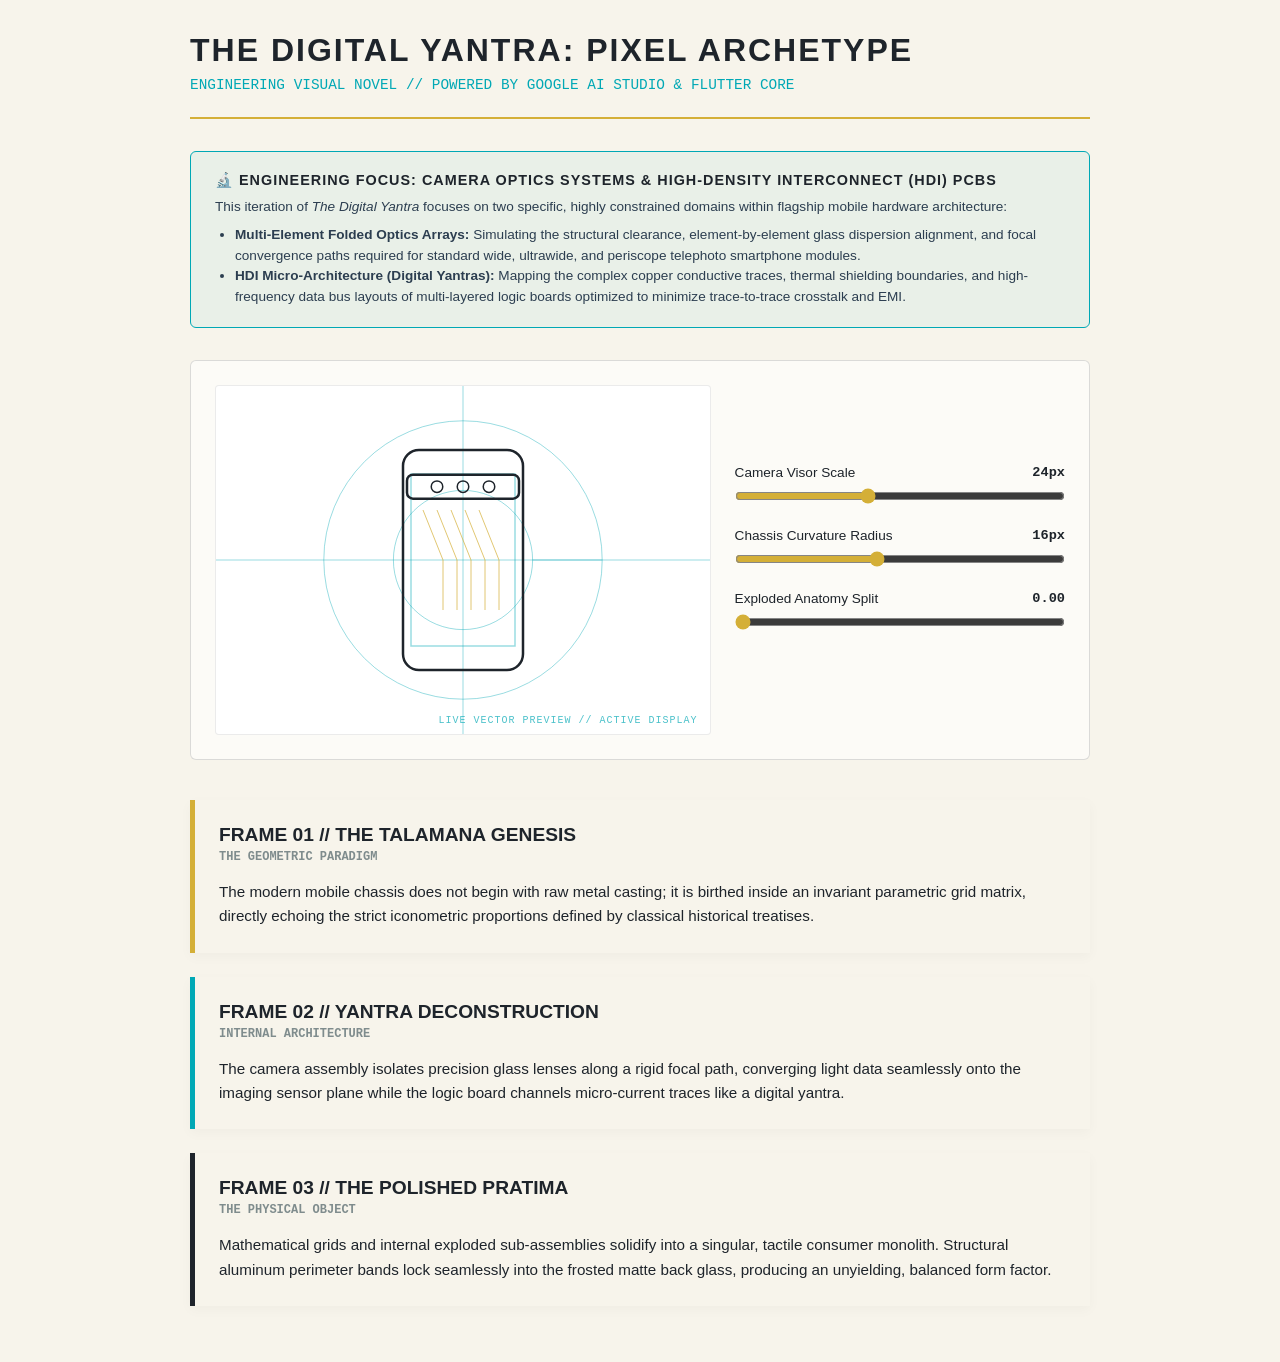
<file: standalone_landing_page.html>
<!DOCTYPE html>
<html lang="en">
<head>
    <meta charset="UTF-8">
    <meta name="viewport" content="width=device-width, initial-scale=1.0">
    <title>The Digital Yantra // Hardware Storytelling Canvas</title>
    <style>
        :root {
            --parchment: #F7F4EB;
            --ink: #1E242B;
            --gold: #D4AF37;
            --cyan: #00A8B5;
            --card-border: rgba(30, 36, 43, 0.15);
        }

        * { box-sizing: border-box; margin: 0; padding: 0; }
        body {
            background-color: var(--parchment);
            color: var(--ink);
            font-family: -apple-system, BlinkMacSystemFont, "Segoe UI", Roboto, Helvetica, Arial, sans-serif;
            padding: 2rem 1rem;
            display: flex;
            justify-content: center;
        }

        .container {
            width: 100%;
            max-width: 900px;
        }

        header {
            margin-bottom: 2rem;
            border-bottom: 2px solid var(--gold);
            padding-bottom: 1.5rem;
        }

        header h1 {
            font-size: 2rem;
            letter-spacing: 2px;
            font-weight: 800;
            text-transform: uppercase;
        }

        header p {
            font-family: monospace;
            color: var(--cyan);
            margin-top: 0.5rem;
            font-size: 0.9rem;
        }

        /* Lab Simulator Grid Layout */
        .simulator-box {
            background: rgba(255, 255, 255, 0.6);
            border: 1.5px solid var(--card-border);
            border-radius: 6px;
            padding: 1.5rem;
            margin-bottom: 2.5rem;
            display: grid;
            grid-template-columns: 1fr;
            gap: 1.5rem;
        }

        @media (min-width: 700px) {
            .simulator-box { grid-template-columns: 1.2fr 0.8fr; }
        }

        .canvas-container {
            background: #fff;
            border: 1px solid rgba(0,0,0,0.08);
            border-radius: 4px;
            height: 350px;
            display: flex;
            align-items: center;
            justify-content: center;
            position: relative;
        }

        .canvas-container::after {
            content: "LIVE VECTOR PREVIEW // ACTIVE DISPLAY";
            position: absolute;
            bottom: 8px;
            right: 12px;
            font-family: monospace;
            font-size: 10px;
            color: var(--cyan);
            letter-spacing: 1px;
            opacity: 0.7;
        }

        canvas { width: 100%; height: 100%; }

        .controls {
            display: flex;
            flex-direction: column;
            justify-content: center;
        }

        .control-group {
            margin-bottom: 1.25rem;
        }

        .control-group label {
            display: flex;
            justify-content: space-between;
            font-size: 0.85rem;
            margin-bottom: 0.5rem;
        }

        .control-group label span:last-child {
            font-family: monospace;
            font-weight: bold;
        }

        input[type="range"] {
            width: 100%;
            accent-color: var(--gold);
        }

        /* Narrative Scroll Cards */
        .narrative-card {
            background: var(--parchment);
            border-left: 5px solid var(--gold);
            padding: 1.5rem;
            margin-bottom: 1.5rem;
            box-shadow: 0 4px 12px rgba(30, 36, 43, 0.03);
        }

        .narrative-card.tier-2 { border-left-color: var(--cyan); }
        .narrative-card.tier-3 { border-left-color: var(--ink); }

        .narrative-card h2 { font-size: 1.2rem; font-weight: 700; margin-bottom: 0.25rem; }
        .narrative-card h3 { font-family: monospace; font-size: 0.75rem; color: #7f8c8d; text-transform: uppercase; margin-bottom: 1rem; }
        .narrative-card p { font-size: 0.95rem; line-height: 1.6; }
    </style>
</head>
<body>

<div class="container">
    <header>
        <h1>The Digital Yantra: Pixel Archetype</h1>
        <p>ENGINEERING VISUAL NOVEL // POWERED BY GOOGLE AI STUDIO & FLUTTER CORE</p>
    </header>

    <!-- Engineering Focus Domain Card -->
    <div style="background: rgba(0, 168, 181, 0.06); border: 1.5px solid #00A8B5; border-radius: 6px; padding: 1.25rem 1.5rem; margin-bottom: 2rem;">
        <h4 style="font-size: 0.9rem; font-weight: 800; color: var(--ink); text-transform: uppercase; letter-spacing: 1px; margin-bottom: 0.5rem; display: flex; align-items: center; gap: 0.5rem;">
            🔬 Engineering Focus: Camera Optics Systems & High-Density Interconnect (HDI) PCBs
        </h4>
        <p style="font-size: 0.85rem; line-height: 1.5; color: #2C3E50; margin-bottom: 0.5rem;">
            This iteration of <em>The Digital Yantra</em> focuses on two specific, highly constrained domains within flagship mobile hardware architecture:
        </p>
        <ul style="font-size: 0.85rem; line-height: 1.5; color: #2C3E50; padding-left: 1.25rem;">
            <li><strong>Multi-Element Folded Optics Arrays:</strong> Simulating the structural clearance, element-by-element glass dispersion alignment, and focal convergence paths required for standard wide, ultrawide, and periscope telephoto smartphone modules.</li>
            <li><strong>HDI Micro-Architecture (Digital Yantras):</strong> Mapping the complex copper conductive traces, thermal shielding boundaries, and high-frequency data bus layouts of multi-layered logic boards optimized to minimize trace-to-trace crosstalk and EMI.</li>
        </ul>
    </div>

    <!-- Lab Simulator Component -->
    <div class="simulator-box">
        <div class="canvas-container">
            <canvas id="yantraCanvas"></canvas>
        </div>
        <div class="controls">
            <div class="control-group">
                <label><span>Camera Visor Scale</span><span id="visorVal">24px</span></label>
                <input type="range" id="visorSlider" min="10" max="45" value="24">
            </div>
            <div class="control-group">
                <label><span>Chassis Curvature Radius</span><span id="radiusVal">16px</span></label>
                <input type="range" id="radiusSlider" min="4" max="32" value="16">
            </div>
            <div class="control-group">
                <label><span>Exploded Anatomy Split</span><span id="explosionVal">0.0</span></label>
                <input type="range" id="explosionSlider" min="0" max="1" step="0.01" value="0">
            </div>
        </div>
    </div>

    <!-- Narrative Section -->
    <div class="narrative-card tier-1">
        <h2>FRAME 01 // THE TALAMANA GENESIS</h2>
        <h3>The Geometric Paradigm</h3>
        <p>The modern mobile chassis does not begin with raw metal casting; it is birthed inside an invariant parametric grid matrix, directly echoing the strict iconometric proportions defined by classical historical treatises.</p>
    </div>

    <div class="narrative-card tier-2">
        <h2>FRAME 02 // YANTRA DECONSTRUCTION</h2>
        <h3>Internal Architecture</h3>
        <p>The camera assembly isolates precision glass lenses along a rigid focal path, converging light data seamlessly onto the imaging sensor plane while the logic board channels micro-current traces like a digital yantra.</p>
    </div>

    <div class="narrative-card tier-3">
        <h2>FRAME 03 // THE POLISHED PRATIMA</h2>
        <h3>The Physical Object</h3>
        <p>Mathematical grids and internal exploded sub-assemblies solidify into a singular, tactile consumer monolith. Structural aluminum perimeter bands lock seamlessly into the frosted matte back glass, producing an unyielding, balanced form factor.</p>
    </div>
</div>

<script>
    const canvas = document.getElementById('yantraCanvas');
    const ctx = canvas.getContext('2d');

    // Extract UI Control Elements
    const visorSlider = document.getElementById('visorSlider');
    const radiusSlider = document.getElementById('radiusSlider');
    const explosionSlider = document.getElementById('explosionSlider');

    function drawAdvancedSimulation() {
        // 1. Establish Layout Boundaries
        const w = canvas.width = canvas.parentElement.clientWidth;
        const h = canvas.height = canvas.parentElement.clientHeight;
        ctx.clearRect(0, 0, w, h);

        const cx = w / 2;
        const cy = h / 2;

        const visorThickness = parseFloat(visorSlider.value);
        const chassisRadius = parseFloat(radiusSlider.value);
        const explosion = parseFloat(explosionSlider.value);

        // Dynamic UI Value Updates
        document.getElementById('visorVal').innerText = visorThickness + 'px';
        document.getElementById('radiusVal').innerText = chassisRadius + 'px';
        document.getElementById('explosionVal').innerText = explosion.toFixed(2);

        // --- COLOR PALETTE TOKENS ---
        const colorInk = '#1E242B';
        const colorCyan = 'rgba(0, 168, 181, 0.4)';
        const colorGold = 'rgba(212, 175, 55, 0.7)';

        // 2. Render Foundational Talamana Coordinate Blueprint
        ctx.strokeStyle = colorCyan;
        ctx.lineWidth = 1;
        ctx.beginPath();
        ctx.arc(cx, cy, h * 0.4, 0, 2 * Math.PI);
        // Draw concentric inner alignment target rings
        ctx.arc(cx, cy, h * 0.2, 0, 2 * Math.PI);
        ctx.moveTo(0, cy); ctx.lineTo(w, cy);
        ctx.moveTo(cx, 0); ctx.lineTo(cx, h);
        ctx.stroke();

        const deviceWidth = 120;
        const deviceHeight = 220;

        // 3. Layer A: Main Chassis Enclosure (Displaces downwards on user scroll)
        const chassisY = cy + (explosion * 50);
        ctx.strokeStyle = colorInk;
        ctx.lineWidth = 2.5;
        ctx.beginPath();
        ctx.roundRect(cx - deviceWidth / 2, chassisY - deviceHeight / 2, deviceWidth, deviceHeight, chassisRadius);
        ctx.stroke();

        // 4. Layer B: High-Density PCB Circuit Array (Fades and offsets inward)
        const pcbY = cy + (explosion * -10);
        ctx.strokeStyle = colorCyan;
        ctx.lineWidth = 1.5;
        ctx.beginPath();
        ctx.rect(cx - (deviceWidth - 16) / 2, pcbY - (deviceHeight - 48) / 2, deviceWidth - 16, deviceHeight - 48);
        ctx.stroke();

        // Render Geometric Copper Circuit Trace Networks
        ctx.strokeStyle = colorGold;
        ctx.lineWidth = 1;
        ctx.beginPath();
        for (let i = 0; i < 5; i++) {
            let step = i * 14;
            ctx.moveTo(cx - 40 + step, pcbY - 50);
            ctx.lineTo(cx - 20 + step, pcbY);
            ctx.lineTo(cx - 20 + step, pcbY + 50);
        }
        ctx.stroke();

        // 5. Layer C: Camera Visor Array (Explodes upward significantly)
        const visorY = cy - (deviceHeight / 3) + (explosion * -65);
        ctx.strokeStyle = colorInk;
        ctx.lineWidth = 2.5;
        ctx.beginPath();
        ctx.roundRect(cx - (deviceWidth - 8) / 2, visorY - visorThickness / 2, deviceWidth - 8, visorThickness, 6);
        ctx.stroke();

        // 6. Layer D: Multi-Element Glass Lens Array & Optical Ray-Tracing
        const lensRadius = visorThickness * 0.24;
        const lensPositionsX = [cx - 26, cx, cx + 26];

        ctx.lineWidth = 1.5;
        lensPositionsX.forEach((lensX) => {
            // Draw the mechanical glass boundaries
            ctx.strokeStyle = colorInk;
            ctx.beginPath();
            ctx.arc(lensX, visorY, lensRadius, 0, 2 * Math.PI);
            ctx.stroke();

            // Draw Interactive Ray-Tracing Paths if user initiates an Exploded View gesture
            if (explosion > 0.1) {
                ctx.strokeStyle = 'rgba(0, 168, 181, 0.7)';
                ctx.lineWidth = 1;
                ctx.beginPath();
                // Vector entry rays converging to a focal point behind the chassis layer
                ctx.moveTo(lensX - 10, visorY - 30);
                ctx.lineTo(lensX, visorY);
                ctx.lineTo(lensX, chassisY + 20);
                ctx.moveTo(lensX + 10, visorY - 30);
                ctx.lineTo(lensX, visorY);
                ctx.stroke();
            }
        });
    }

    // Attach listeners to input vectors to force screen recalculations
    [visorSlider, radiusSlider, explosionSlider].forEach(inputElement => {
        inputElement.addEventListener('input', drawAdvancedSimulation);
    });
    window.addEventListener('resize', drawAdvancedSimulation);

    // Boot initial render phase
    drawAdvancedSimulation();
</script>
</body>
</html>
</file>
